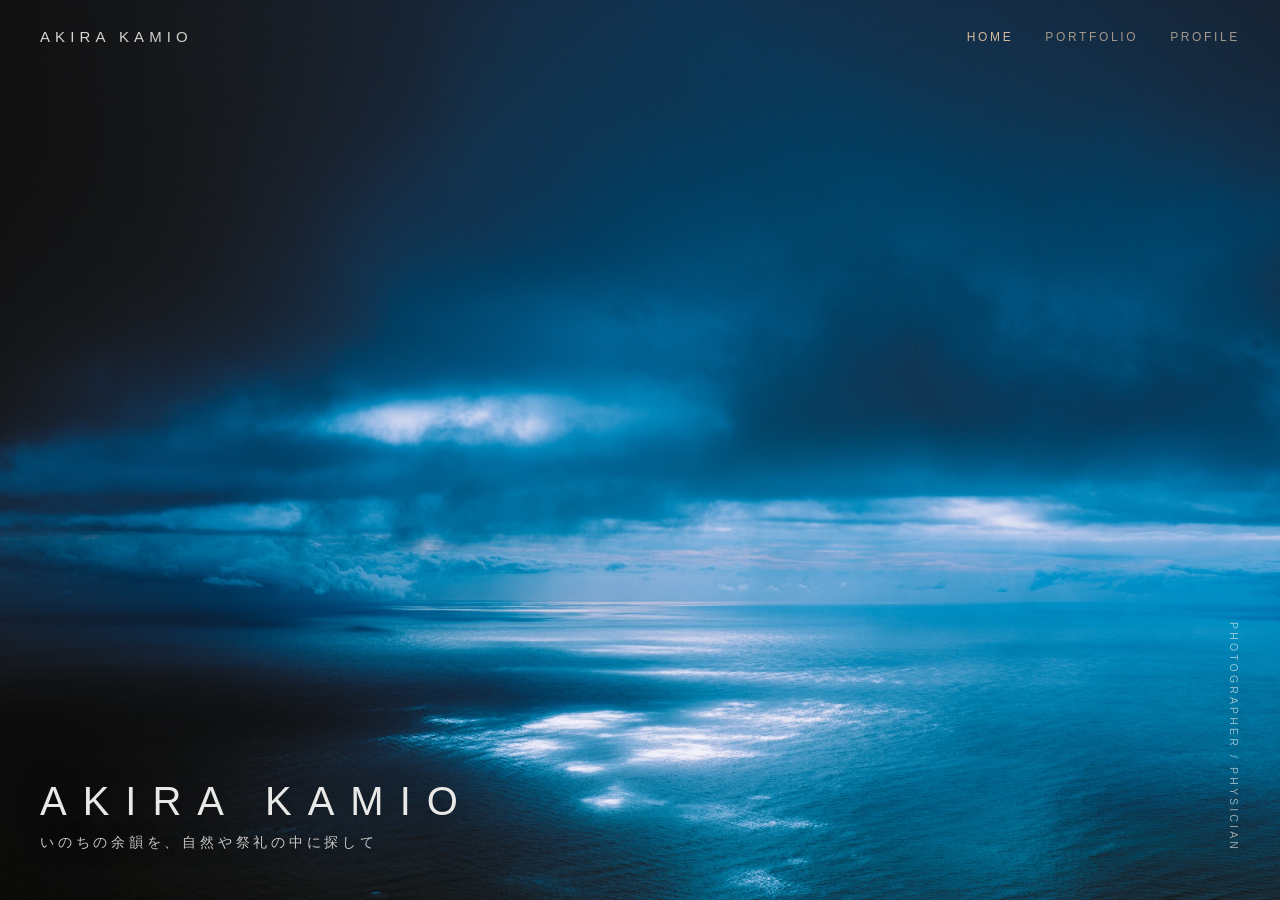
<file: index.html>
<!DOCTYPE html>
<html lang="ja">
<head>
<meta charset="UTF-8">
<meta name="viewport" content="width=device-width, initial-scale=1.0">
<title>AKIRA KAMIO | Photographer</title>
<meta name="description" content="神尾彬 — 医師として生死の境界に立ち会いながら、日本の自然観と死生観を撮る写真家。">
<link rel="stylesheet" href="css/style.css">
</head>
<body>

<header class="site-header">
  <a class="brand" href="index.html">Akira Kamio</a>
  <nav class="nav">
    <a href="index.html" class="active">Home</a>
    <a href="portfolio.html">Portfolio</a>
    <a href="profile.html">Profile</a>
  </nav>
</header>

<!-- 大画面スクロール(スライドショー) -->
<section class="hero">
  <div class="hero-slide" style="background-image:url('images/nature/full/nature-04.jpg')"></div>
  <div class="hero-slide" style="background-image:url('images/nature/full/nature-06.jpg')"></div>
  <div class="hero-slide" style="background-image:url('images/nature/full/nature-08.jpg')"></div>
  <div class="hero-slide" style="background-image:url('images/nature/full/nature-28.jpg')"></div>
  <div class="hero-slide" style="background-image:url('images/nature/full/nature-02.jpg')"></div>
  <div class="hero-slide" style="background-image:url('images/nature/full/nature-18.jpg')"></div>

  <div class="hero-title">
    <h1>Akira Kamio</h1>
    <p>いのちの余韻を、自然や祭礼の中に探して</p>
  </div>
  <div class="hero-scrollhint">Photographer / Physician</div>
</section>

<script src="js/main.js"></script>
</body>
</html>
</file>
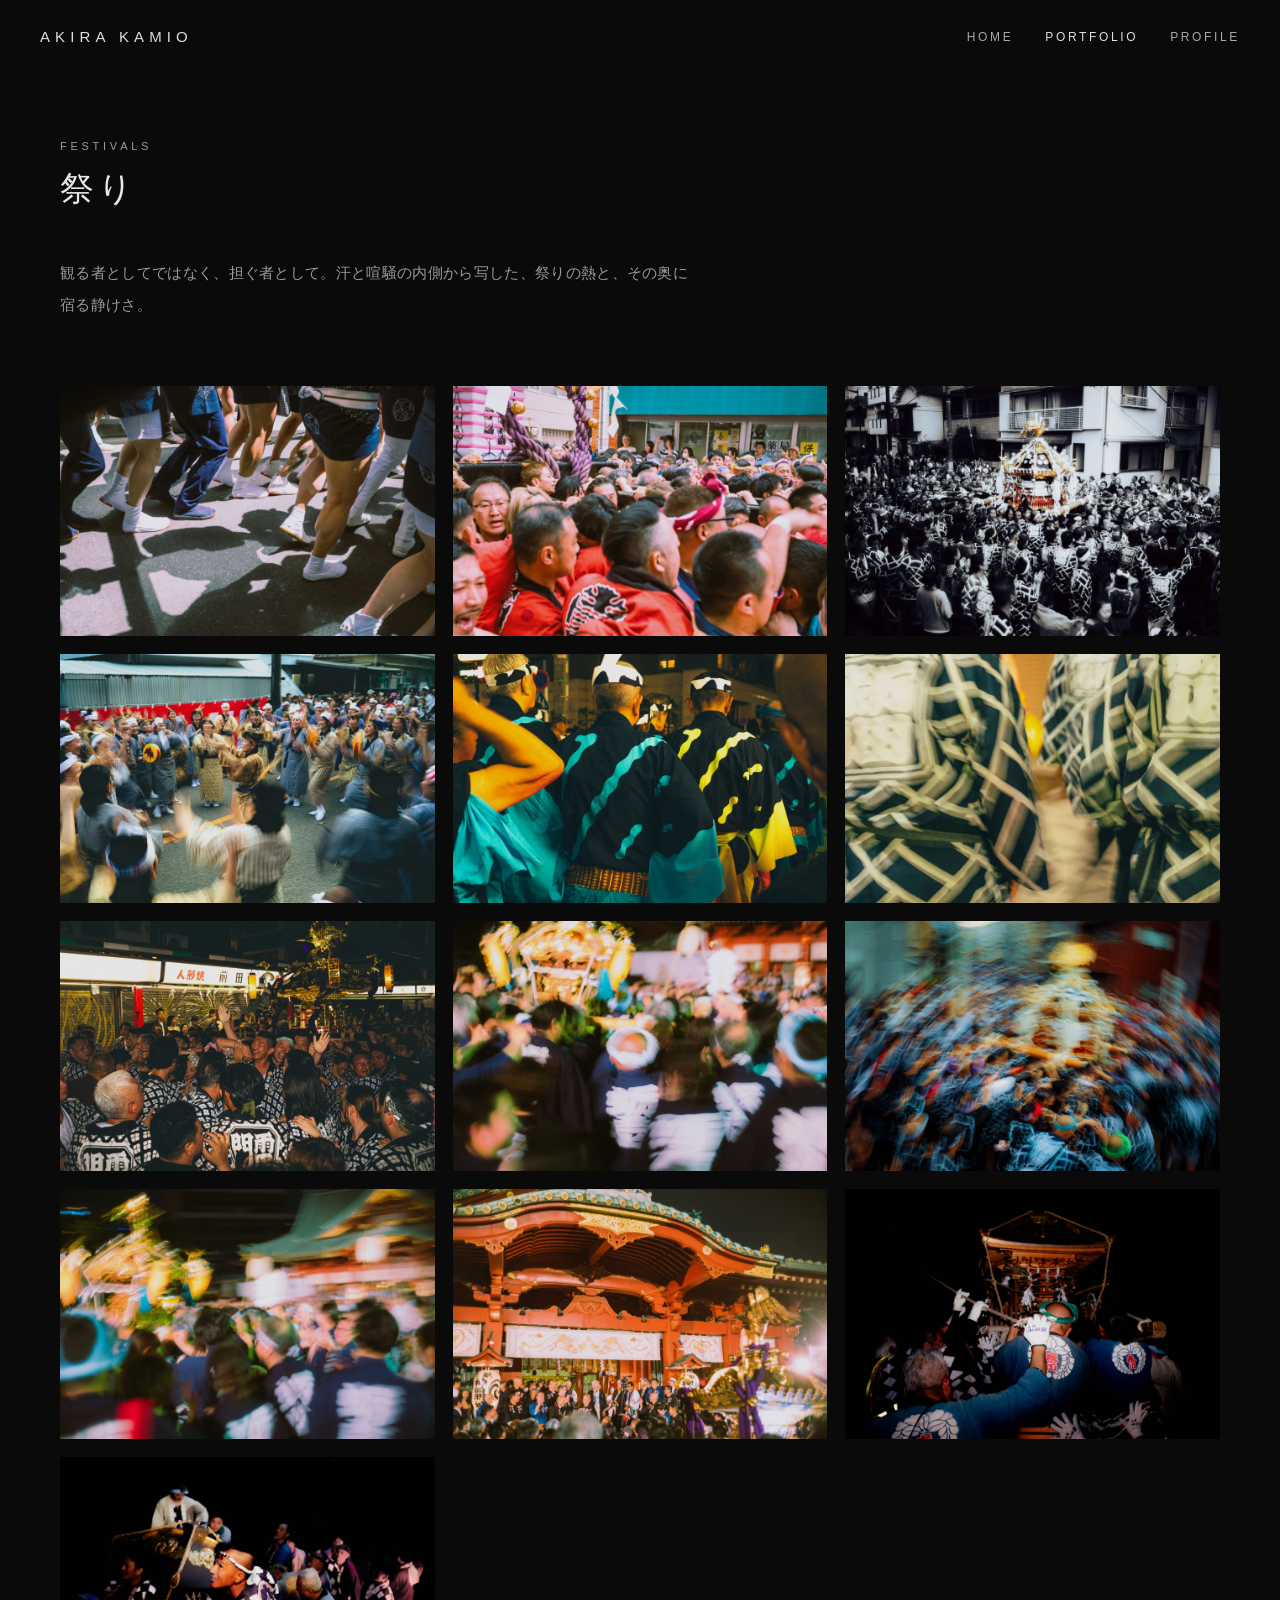
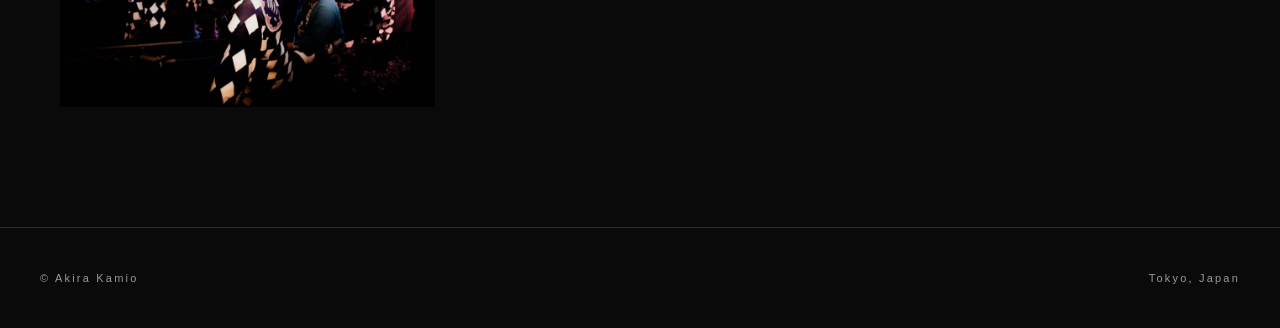
<file: festivals.html>
<!DOCTYPE html>
<html lang="ja">
<head>
<meta charset="UTF-8">
<meta name="viewport" content="width=device-width, initial-scale=1.0">
<title>祭り | AKIRA KAMIO</title>
<link rel="stylesheet" href="css/style.css">
</head>
<body>

<header class="site-header">
  <a class="brand" href="index.html">Akira Kamio</a>
  <nav class="nav">
    <a href="index.html">Home</a>
    <a href="portfolio.html" class="active">Portfolio</a>
    <a href="profile.html">Profile</a>
  </nav>
</header>

<main class="section" style="padding-top:140px">
  <p class="section-label">Festivals</p>
  <h2 class="section-title">祭り</h2>

  <div class="gallery-intro">
    <p>観る者としてではなく、担ぐ者として。汗と喧騒の内側から写した、祭りの熱と、その奥に宿る静けさ。</p>
  </div>

  <div class="grid">
    <a href="images/festivals/full/festival-01.jpg"><img src="images/festivals/thumb/festival-01.jpg" alt="" loading="lazy"></a>
    <a href="images/festivals/full/festival-02.jpg"><img src="images/festivals/thumb/festival-02.jpg" alt="" loading="lazy"></a>
    <a href="images/festivals/full/festival-12.jpg"><img src="images/festivals/thumb/festival-12.jpg" alt="" loading="lazy"></a>
    <a href="images/festivals/full/festival-03.jpg"><img src="images/festivals/thumb/festival-03.jpg" alt="" loading="lazy"></a>
    <a href="images/festivals/full/festival-04.jpg"><img src="images/festivals/thumb/festival-04.jpg" alt="" loading="lazy"></a>
    <a href="images/festivals/full/festival-05.jpg"><img src="images/festivals/thumb/festival-05.jpg" alt="" loading="lazy"></a>
    <a href="images/festivals/full/festival-06.jpg"><img src="images/festivals/thumb/festival-06.jpg" alt="" loading="lazy"></a>
    <a href="images/festivals/full/festival-07.jpg"><img src="images/festivals/thumb/festival-07.jpg" alt="" loading="lazy"></a>
    <a href="images/festivals/full/festival-13.jpg"><img src="images/festivals/thumb/festival-13.jpg" alt="" loading="lazy"></a>
    <a href="images/festivals/full/festival-08.jpg"><img src="images/festivals/thumb/festival-08.jpg" alt="" loading="lazy"></a>
    <a href="images/festivals/full/festival-09.jpg"><img src="images/festivals/thumb/festival-09.jpg" alt="" loading="lazy"></a>
    <a href="images/festivals/full/festival-10.jpg"><img src="images/festivals/thumb/festival-10.jpg" alt="" loading="lazy"></a>
    <a href="images/festivals/full/festival-11.jpg"><img src="images/festivals/thumb/festival-11.jpg" alt="" loading="lazy"></a>
  </div>
</main>

<footer class="site-footer">
  <span>© Akira Kamio</span>
  <span>Tokyo, Japan</span>
</footer>

<script src="js/main.js"></script>
</body>
</html>
</file>
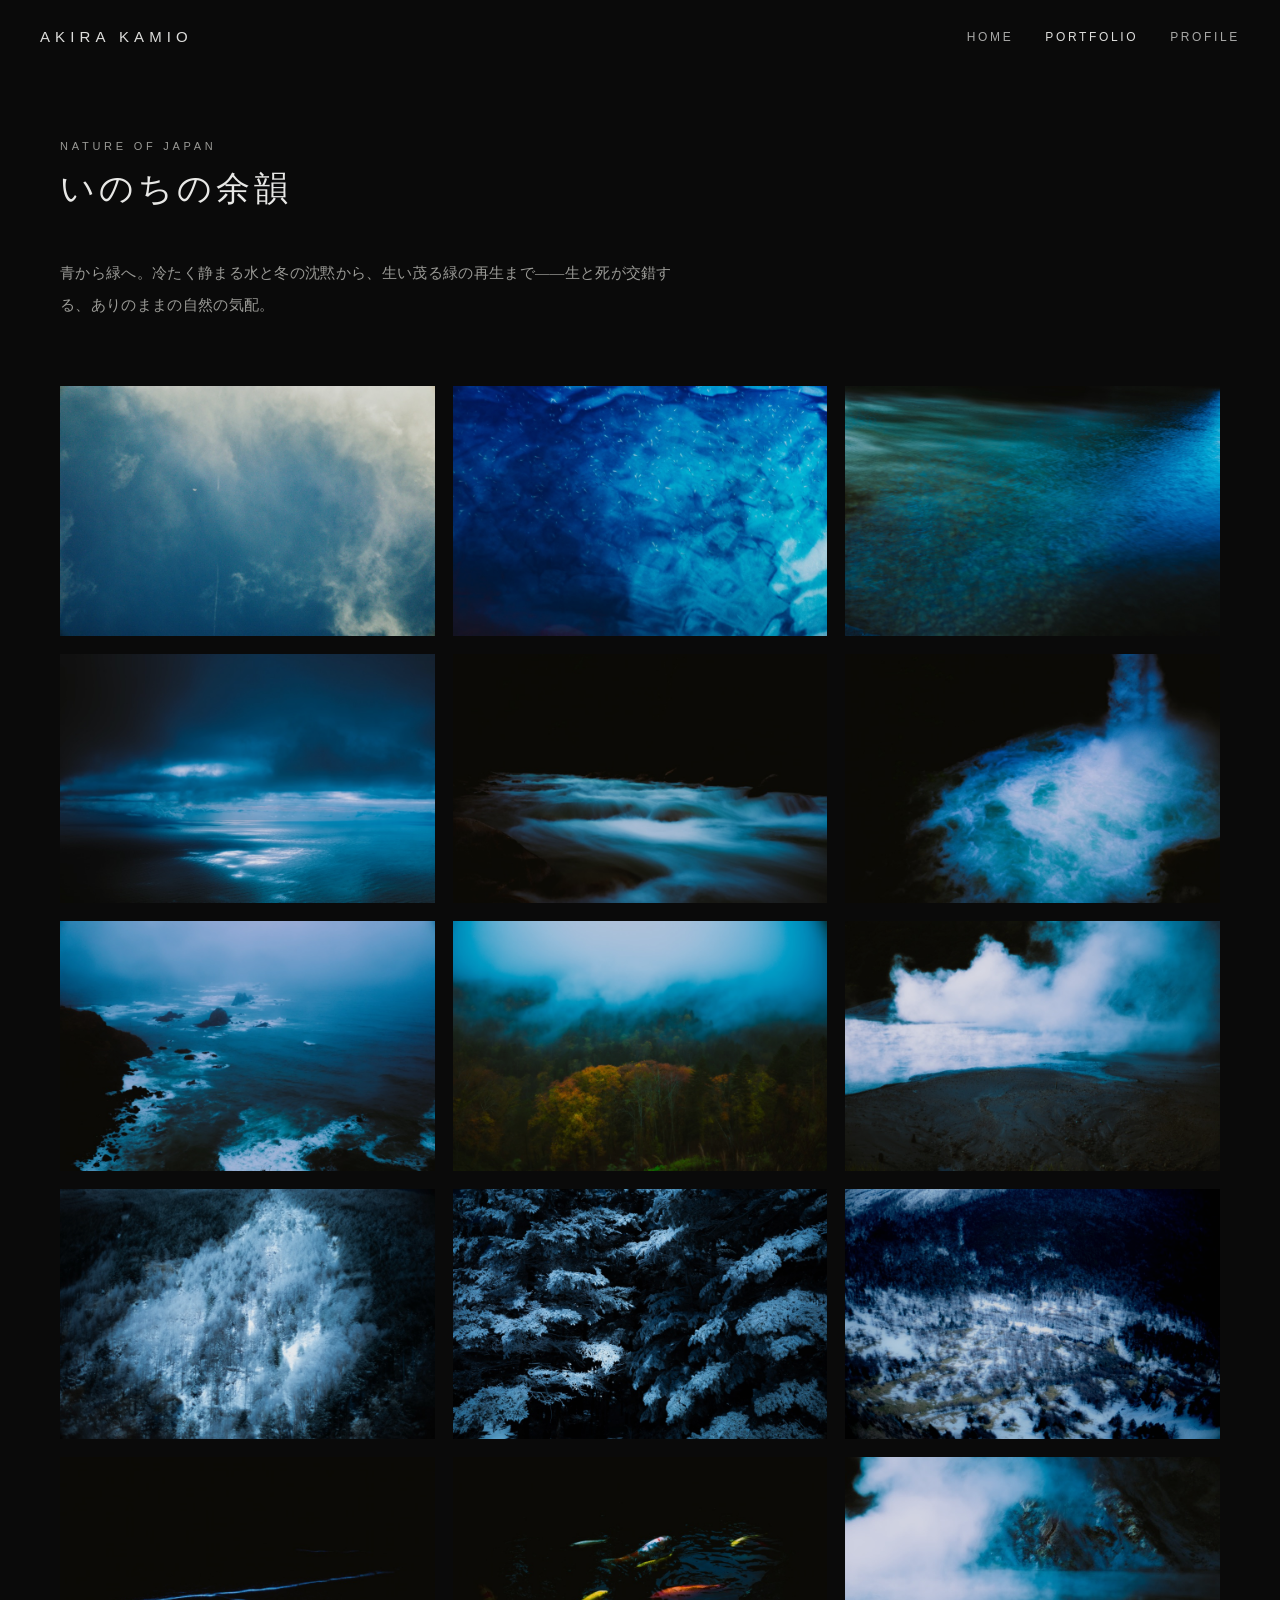
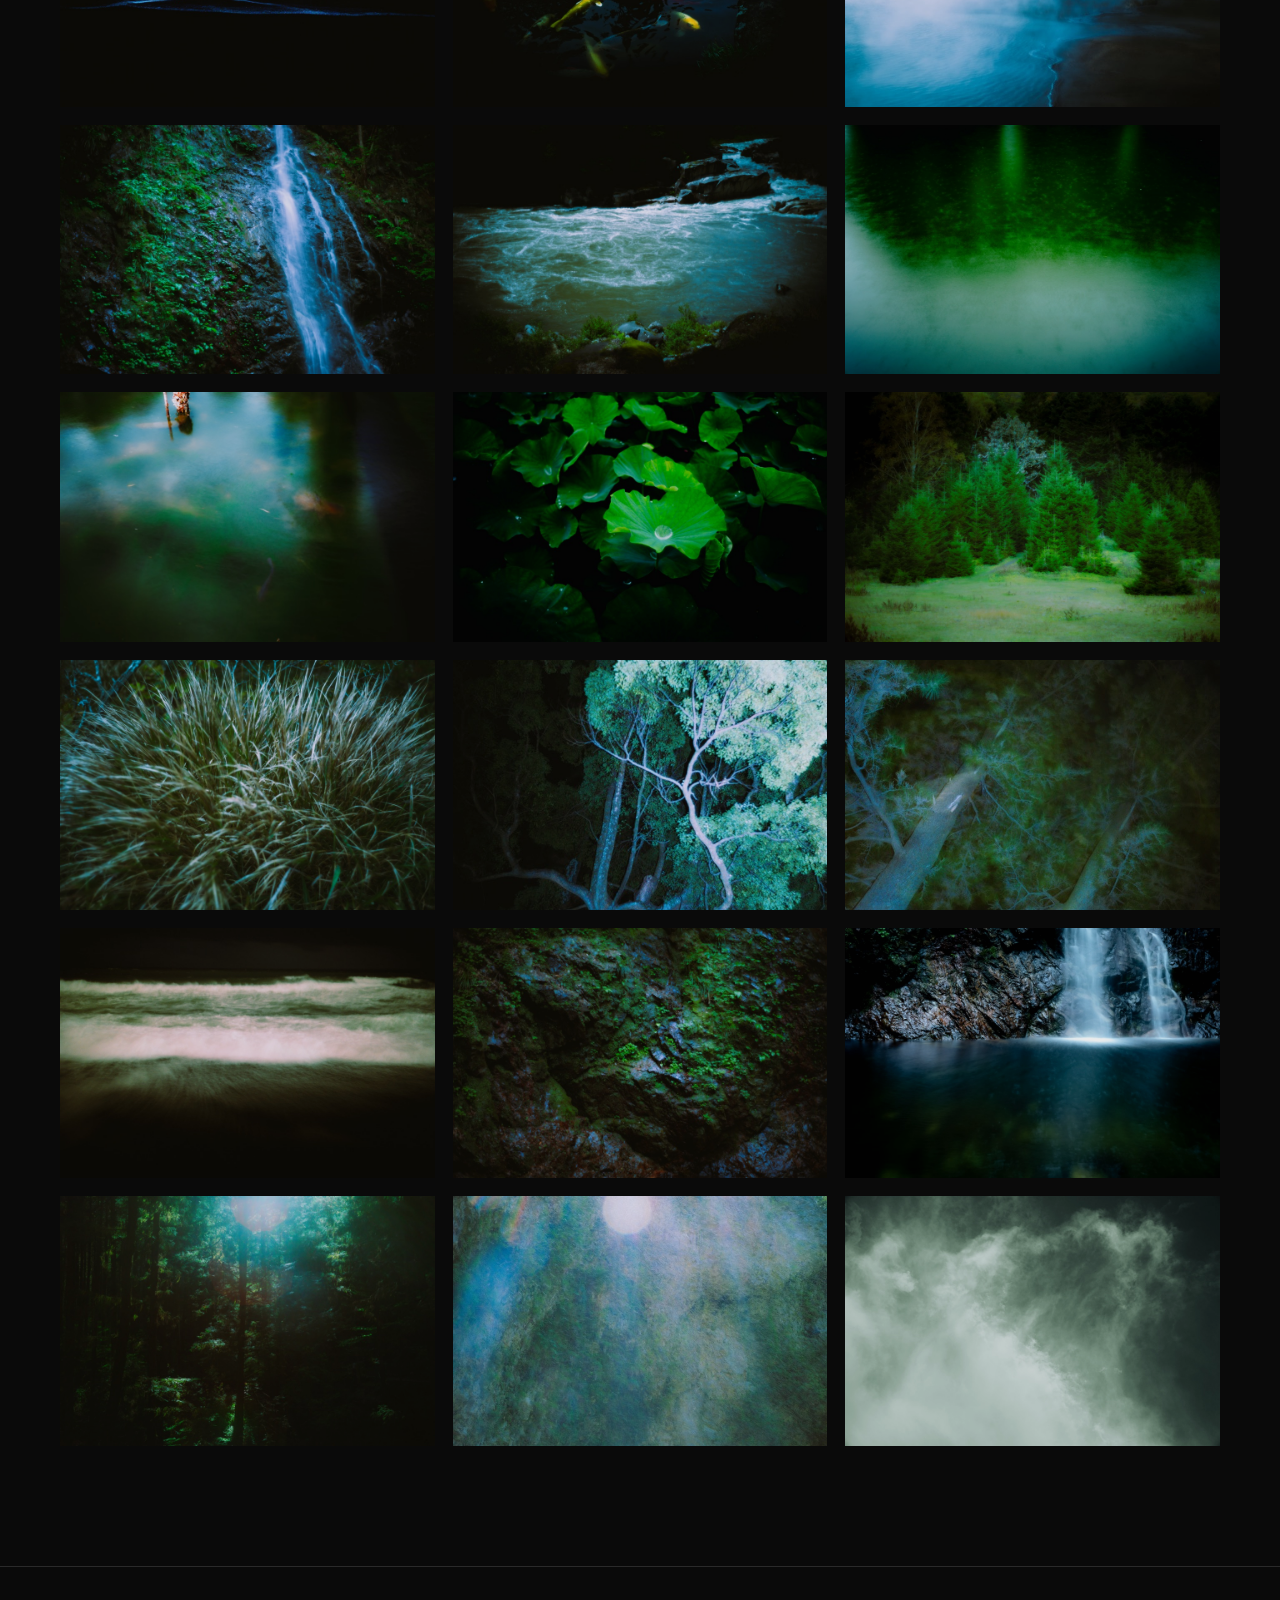
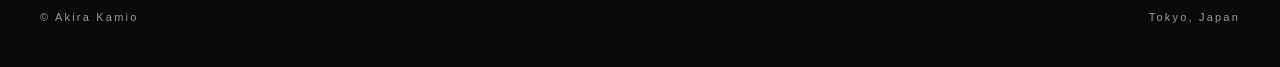
<file: nature.html>
<!DOCTYPE html>
<html lang="ja">
<head>
<meta charset="UTF-8">
<meta name="viewport" content="width=device-width, initial-scale=1.0">
<title>日本の自然 | AKIRA KAMIO</title>
<link rel="stylesheet" href="css/style.css">
</head>
<body>

<header class="site-header">
  <a class="brand" href="index.html">Akira Kamio</a>
  <nav class="nav">
    <a href="index.html">Home</a>
    <a href="portfolio.html" class="active">Portfolio</a>
    <a href="profile.html">Profile</a>
  </nav>
</header>

<main class="section" style="padding-top:140px">
  <p class="section-label">Nature of Japan</p>
  <h2 class="section-title">いのちの余韻</h2>

  <div class="gallery-intro">
    <p>青から緑へ。冷たく静まる水と冬の沈黙から、生い茂る緑の再生まで——生と死が交錯する、ありのままの自然の気配。</p>
  </div>

  <div class="grid">
    <a href="images/nature/full/nature-01.jpg"><img src="images/nature/thumb/nature-01.jpg" alt="" loading="lazy"></a>
    <a href="images/nature/full/nature-02.jpg"><img src="images/nature/thumb/nature-02.jpg" alt="" loading="lazy"></a>
    <a href="images/nature/full/nature-03.jpg"><img src="images/nature/thumb/nature-03.jpg" alt="" loading="lazy"></a>
    <a href="images/nature/full/nature-04.jpg"><img src="images/nature/thumb/nature-04.jpg" alt="" loading="lazy"></a>
    <a href="images/nature/full/nature-05.jpg"><img src="images/nature/thumb/nature-05.jpg" alt="" loading="lazy"></a>
    <a href="images/nature/full/nature-06.jpg"><img src="images/nature/thumb/nature-06.jpg" alt="" loading="lazy"></a>
    <a href="images/nature/full/nature-07.jpg"><img src="images/nature/thumb/nature-07.jpg" alt="" loading="lazy"></a>
    <a href="images/nature/full/nature-08.jpg"><img src="images/nature/thumb/nature-08.jpg" alt="" loading="lazy"></a>
    <a href="images/nature/full/nature-09.jpg"><img src="images/nature/thumb/nature-09.jpg" alt="" loading="lazy"></a>
    <a href="images/nature/full/nature-10.jpg"><img src="images/nature/thumb/nature-10.jpg" alt="" loading="lazy"></a>
    <a href="images/nature/full/nature-11.jpg"><img src="images/nature/thumb/nature-11.jpg" alt="" loading="lazy"></a>
    <a href="images/nature/full/nature-12.jpg"><img src="images/nature/thumb/nature-12.jpg" alt="" loading="lazy"></a>
    <a href="images/nature/full/nature-13.jpg"><img src="images/nature/thumb/nature-13.jpg" alt="" loading="lazy"></a>
    <a href="images/nature/full/nature-14.jpg"><img src="images/nature/thumb/nature-14.jpg" alt="" loading="lazy"></a>
    <a href="images/nature/full/nature-15.jpg"><img src="images/nature/thumb/nature-15.jpg" alt="" loading="lazy"></a>
    <a href="images/nature/full/nature-16.jpg"><img src="images/nature/thumb/nature-16.jpg" alt="" loading="lazy"></a>
    <a href="images/nature/full/nature-17.jpg"><img src="images/nature/thumb/nature-17.jpg" alt="" loading="lazy"></a>
    <a href="images/nature/full/nature-18.jpg"><img src="images/nature/thumb/nature-18.jpg" alt="" loading="lazy"></a>
    <a href="images/nature/full/nature-19.jpg"><img src="images/nature/thumb/nature-19.jpg" alt="" loading="lazy"></a>
    <a href="images/nature/full/nature-20.jpg"><img src="images/nature/thumb/nature-20.jpg" alt="" loading="lazy"></a>
    <a href="images/nature/full/nature-21.jpg"><img src="images/nature/thumb/nature-21.jpg" alt="" loading="lazy"></a>
    <a href="images/nature/full/nature-22.jpg"><img src="images/nature/thumb/nature-22.jpg" alt="" loading="lazy"></a>
    <a href="images/nature/full/nature-23.jpg"><img src="images/nature/thumb/nature-23.jpg" alt="" loading="lazy"></a>
    <a href="images/nature/full/nature-24.jpg"><img src="images/nature/thumb/nature-24.jpg" alt="" loading="lazy"></a>
    <a href="images/nature/full/nature-25.jpg"><img src="images/nature/thumb/nature-25.jpg" alt="" loading="lazy"></a>
    <a href="images/nature/full/nature-26.jpg"><img src="images/nature/thumb/nature-26.jpg" alt="" loading="lazy"></a>
    <a href="images/nature/full/nature-27.jpg"><img src="images/nature/thumb/nature-27.jpg" alt="" loading="lazy"></a>
    <a href="images/nature/full/nature-28.jpg"><img src="images/nature/thumb/nature-28.jpg" alt="" loading="lazy"></a>
    <a href="images/nature/full/nature-29.jpg"><img src="images/nature/thumb/nature-29.jpg" alt="" loading="lazy"></a>
    <a href="images/nature/full/nature-30.jpg"><img src="images/nature/thumb/nature-30.jpg" alt="" loading="lazy"></a>
  </div>
</main>

<footer class="site-footer">
  <span>© Akira Kamio</span>
  <span>Tokyo, Japan</span>
</footer>

<script src="js/main.js"></script>
</body>
</html>
</file>
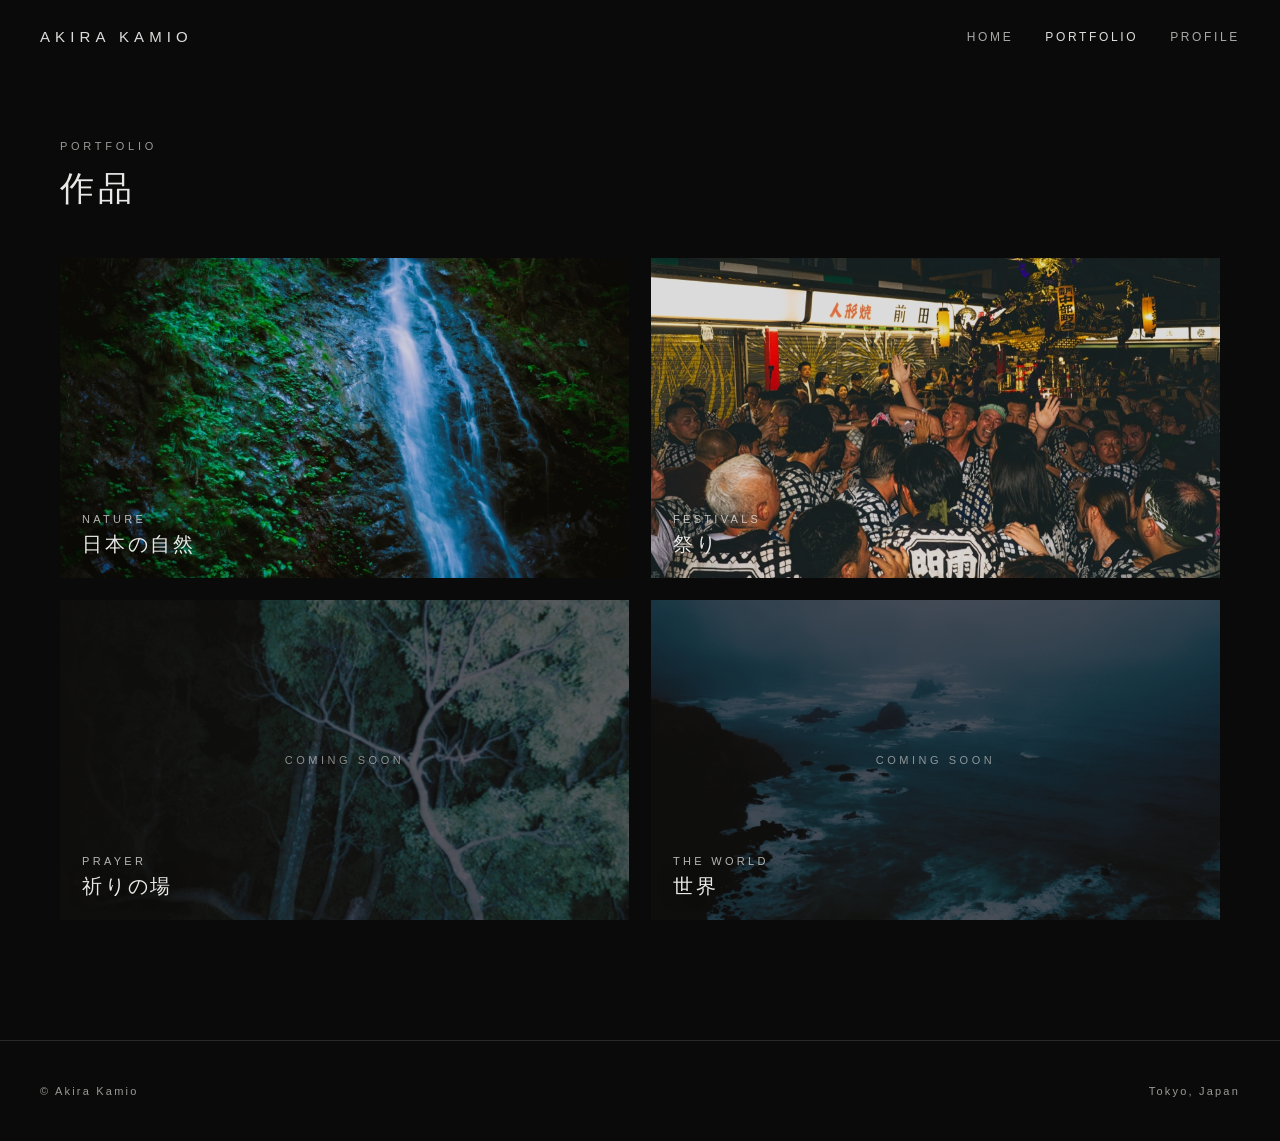
<file: portfolio.html>
<!DOCTYPE html>
<html lang="ja">
<head>
<meta charset="UTF-8">
<meta name="viewport" content="width=device-width, initial-scale=1.0">
<title>Portfolio | AKIRA KAMIO</title>
<link rel="stylesheet" href="css/style.css">
</head>
<body>

<header class="site-header">
  <a class="brand" href="index.html">Akira Kamio</a>
  <nav class="nav">
    <a href="index.html">Home</a>
    <a href="portfolio.html" class="active">Portfolio</a>
    <a href="profile.html">Profile</a>
  </nav>
</header>

<main class="section" style="padding-top:140px">
  <p class="section-label">Portfolio</p>
  <h2 class="section-title">作品</h2>

  <div class="cat-grid">
    <a class="cat-card" href="nature.html">
      <img src="images/nature/thumb/nature-16.jpg" alt="日本の自然">
      <div class="cat-name"><span>Nature</span><strong>日本の自然</strong></div>
    </a>
    <a class="cat-card" href="festivals.html">
      <img src="images/festivals/thumb/festival-06.jpg" alt="祭り">
      <div class="cat-name"><span>Festivals</span><strong>祭り</strong></div>
    </a>
    <div class="cat-card soon">
      <img src="images/nature/thumb/nature-23.jpg" alt="祈りの場">
      <div class="cat-name"><span>Prayer</span><strong>祈りの場</strong></div>
      <div class="cat-soon">Coming Soon</div>
    </div>
    <div class="cat-card soon">
      <img src="images/nature/thumb/nature-07.jpg" alt="世界">
      <div class="cat-name"><span>The World</span><strong>世界</strong></div>
      <div class="cat-soon">Coming Soon</div>
    </div>
  </div>
</main>

<footer class="site-footer">
  <span>© Akira Kamio</span>
  <span>Tokyo, Japan</span>
</footer>

<script src="js/main.js"></script>
</body>
</html>
</file>
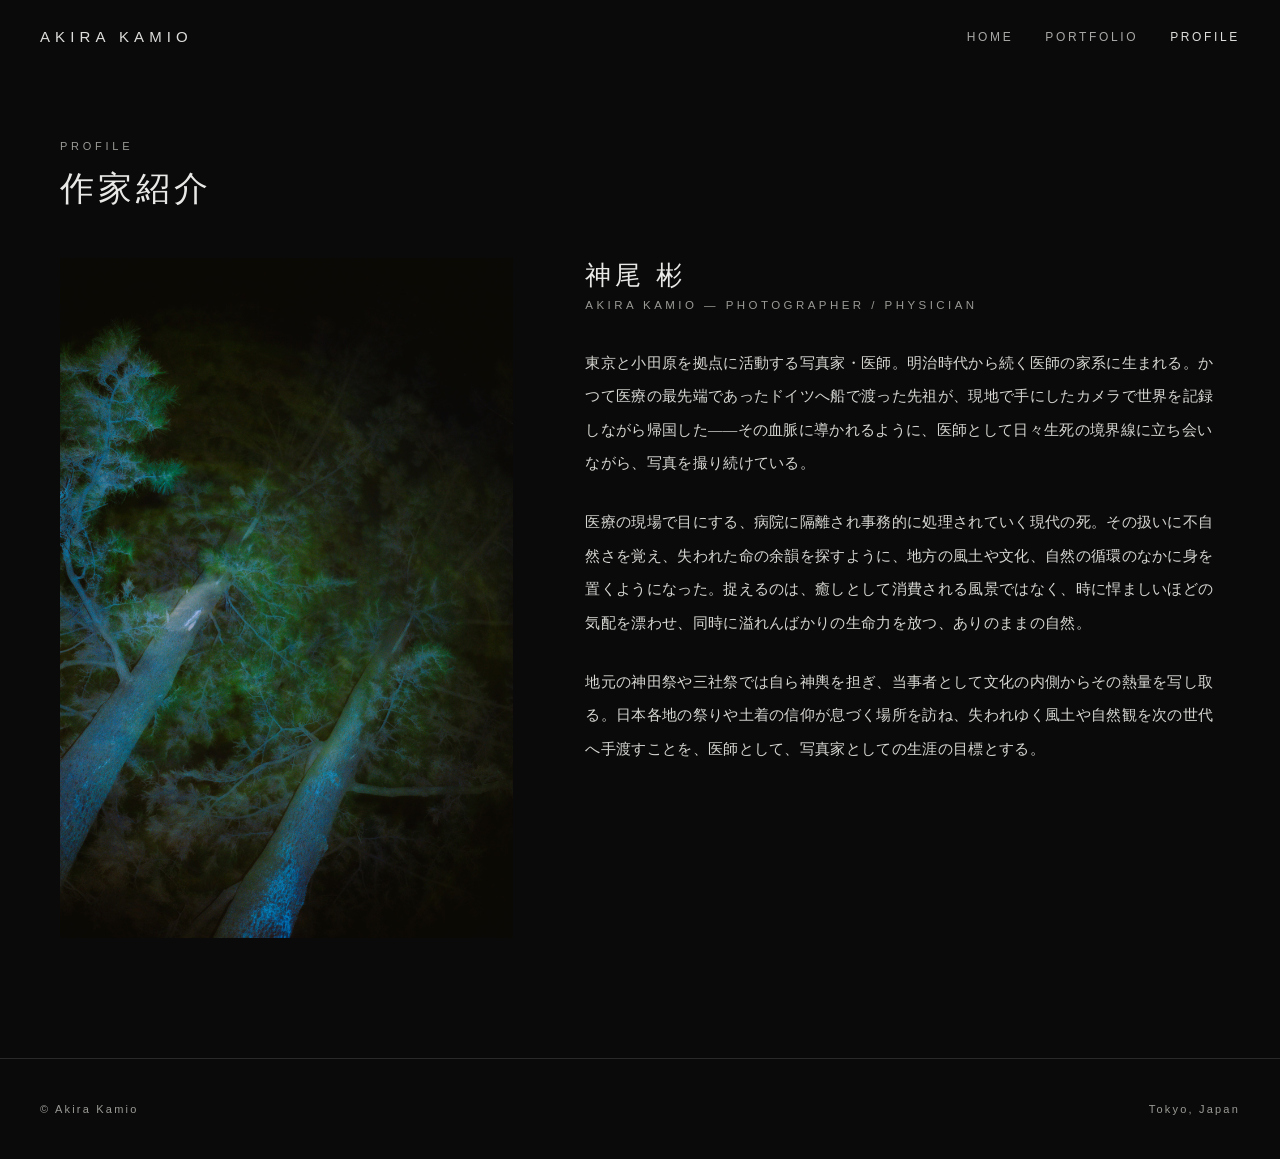
<file: profile.html>
<!DOCTYPE html>
<html lang="ja">
<head>
<meta charset="UTF-8">
<meta name="viewport" content="width=device-width, initial-scale=1.0">
<title>Profile | AKIRA KAMIO</title>
<link rel="stylesheet" href="css/style.css">
</head>
<body>

<header class="site-header">
  <a class="brand" href="index.html">Akira Kamio</a>
  <nav class="nav">
    <a href="index.html">Home</a>
    <a href="portfolio.html">Portfolio</a>
    <a href="profile.html" class="active">Profile</a>
  </nav>
</header>

<main class="section" style="padding-top:140px">
  <p class="section-label">Profile</p>
  <h2 class="section-title">作家紹介</h2>

  <div class="profile-wrap">
    <div class="profile-photo">
      <img src="images/nature/full/nature-24.jpg" alt="">
    </div>

    <div>
      <h3 class="profile-name">神尾 彬</h3>
      <p class="profile-name-en">Akira Kamio — Photographer / Physician</p>

      <div class="profile-body">
        <p>東京と小田原を拠点に活動する写真家・医師。明治時代から続く医師の家系に生まれる。かつて医療の最先端であったドイツへ船で渡った先祖が、現地で手にしたカメラで世界を記録しながら帰国した——その血脈に導かれるように、医師として日々生死の境界線に立ち会いながら、写真を撮り続けている。</p>
        <p>医療の現場で目にする、病院に隔離され事務的に処理されていく現代の死。その扱いに不自然さを覚え、失われた命の余韻を探すように、地方の風土や文化、自然の循環のなかに身を置くようになった。捉えるのは、癒しとして消費される風景ではなく、時に悍ましいほどの気配を漂わせ、同時に溢れんばかりの生命力を放つ、ありのままの自然。</p>
        <p>地元の神田祭や三社祭では自ら神輿を担ぎ、当事者として文化の内側からその熱量を写し取る。日本各地の祭りや土着の信仰が息づく場所を訪ね、失われゆく風土や自然観を次の世代へ手渡すことを、医師として、写真家としての生涯の目標とする。</p>
      </div>

    </div>
  </div>
</main>

<footer class="site-footer">
  <span>© Akira Kamio</span>
  <span>Tokyo, Japan</span>
</footer>

<script src="js/main.js"></script>
</body>
</html>
</file>
<file: css/style.css>
/* ============================================
   AKIRA KAMIO — Photographer Portfolio
   black / minimal / photo-first
   ============================================ */

:root {
  --bg: #0a0a0a;
  --bg-soft: #111111;
  --text: #e8e8e6;
  --text-dim: #9a9a96;
  --line: #2a2a2a;
  --accent: #7fa8b8;
  --serif: "Hiragino Mincho ProN", "Yu Mincho", "Noto Serif JP", serif;
  --sans: "Helvetica Neue", Helvetica, "Hiragino Kaku Gothic ProN", "Yu Gothic", Arial, sans-serif;
}

* { margin: 0; padding: 0; box-sizing: border-box; }

html { scroll-behavior: smooth; }

body {
  background: var(--bg);
  color: var(--text);
  font-family: var(--sans);
  font-weight: 300;
  letter-spacing: 0.02em;
  -webkit-font-smoothing: antialiased;
}

img { max-width: 100%; display: block; }

a { color: inherit; text-decoration: none; }

/* ---------- Header ---------- */
.site-header {
  position: fixed;
  top: 0; left: 0; right: 0;
  z-index: 100;
  display: flex;
  align-items: center;
  justify-content: space-between;
  padding: 28px 40px;
  mix-blend-mode: difference;
}

.brand {
  font-size: 15px;
  letter-spacing: 0.34em;
  font-weight: 400;
  text-transform: uppercase;
}

.nav { display: flex; gap: 32px; }

.nav a {
  font-size: 12px;
  letter-spacing: 0.22em;
  text-transform: uppercase;
  color: var(--text);
  opacity: 0.75;
  transition: opacity 0.3s;
}

.nav a:hover, .nav a.active { opacity: 1; }

/* ---------- Home hero slideshow ---------- */
.hero {
  position: relative;
  height: 100vh;
  height: 100svh;
  overflow: hidden;
  background: #000;
}

.hero-slide {
  position: absolute;
  inset: 0;
  background-size: cover;
  background-position: center;
  opacity: 0;
  transition: opacity 2.4s ease;
}

.hero-slide.visible { opacity: 1; }

.hero-title {
  position: absolute;
  left: 40px;
  bottom: 48px;
  z-index: 5;
}

.hero-title h1 {
  font-size: clamp(22px, 3.4vw, 40px);
  font-weight: 300;
  letter-spacing: 0.4em;
  text-transform: uppercase;
  text-shadow: 0 1px 24px rgba(0,0,0,0.55);
}

.hero-title p {
  margin-top: 10px;
  font-family: var(--serif);
  font-size: 13.5px;
  letter-spacing: 0.28em;
  color: rgba(238,238,235,0.82);
  text-shadow: 0 1px 18px rgba(0,0,0,0.6);
}

.hero-scrollhint {
  position: absolute;
  right: 40px;
  bottom: 48px;
  z-index: 5;
  font-size: 10.5px;
  letter-spacing: 0.3em;
  text-transform: uppercase;
  color: rgba(238,238,235,0.6);
  writing-mode: vertical-rl;
}

/* ---------- Section base ---------- */
.section {
  max-width: 1240px;
  margin: 0 auto;
  padding: 120px 40px;
}

.section-label {
  font-size: 11px;
  letter-spacing: 0.34em;
  text-transform: uppercase;
  color: var(--text-dim);
  margin-bottom: 14px;
}

.section-title {
  font-family: var(--serif);
  font-size: clamp(24px, 3vw, 34px);
  font-weight: 400;
  letter-spacing: 0.12em;
  margin-bottom: 46px;
}

/* ---------- Portfolio category tiles ---------- */
.cat-grid {
  display: grid;
  grid-template-columns: repeat(2, 1fr);
  gap: 22px;
}

.cat-card {
  position: relative;
  aspect-ratio: 16 / 9;
  overflow: hidden;
  background: var(--bg-soft);
}

.cat-card img {
  width: 100%; height: 100%;
  object-fit: cover;
  transition: transform 1.2s ease, opacity 0.6s;
  opacity: 0.88;
}

.cat-card:hover img { transform: scale(1.04); opacity: 1; }

.cat-card .cat-name {
  position: absolute;
  left: 22px; bottom: 20px;
  z-index: 2;
}

.cat-card .cat-name span {
  display: block;
  font-size: 11px;
  letter-spacing: 0.3em;
  text-transform: uppercase;
  color: rgba(238,238,235,0.75);
  margin-bottom: 6px;
}

.cat-card .cat-name strong {
  font-family: var(--serif);
  font-size: 20px;
  font-weight: 400;
  letter-spacing: 0.14em;
  text-shadow: 0 1px 16px rgba(0,0,0,0.6);
}

.cat-card.soon { pointer-events: none; }
.cat-card.soon img { opacity: 0.35; filter: grayscale(30%); }
.cat-card.soon .cat-soon {
  position: absolute; inset: 0;
  display: flex; align-items: center; justify-content: center;
  font-size: 11px; letter-spacing: 0.32em; text-transform: uppercase;
  color: rgba(238,238,235,0.55);
}

/* ---------- Gallery ---------- */
.gallery-intro {
  max-width: 640px;
  margin-bottom: 64px;
}

.gallery-intro p {
  font-family: var(--serif);
  font-size: 14.5px;
  line-height: 2.2;
  color: var(--text-dim);
}

.grid {
  display: grid;
  grid-template-columns: repeat(3, 1fr);
  gap: 18px;
}

.grid a {
  display: block;
  overflow: hidden;
  background: var(--bg-soft);
  aspect-ratio: 3 / 2;
}

.grid a.portrait { grid-row: span 2; aspect-ratio: auto; }

.grid img {
  width: 100%; height: 100%;
  object-fit: cover;
  opacity: 0.92;
  transition: opacity 0.5s, transform 1.2s ease;
}

.grid a:hover img { opacity: 1; transform: scale(1.025); }

/* ---------- Lightbox ---------- */
.lightbox {
  position: fixed; inset: 0;
  z-index: 200;
  background: rgba(4,4,4,0.96);
  display: none;
  align-items: center;
  justify-content: center;
}

.lightbox.open { display: flex; }

.lightbox img {
  max-width: 92vw;
  max-height: 88vh;
  object-fit: contain;
  box-shadow: 0 0 80px rgba(0,0,0,0.8);
}

.lb-btn {
  position: absolute;
  top: 50%;
  transform: translateY(-50%);
  background: none; border: none;
  color: rgba(238,238,235,0.65);
  font-size: 34px;
  font-weight: 200;
  cursor: pointer;
  padding: 24px;
  transition: color 0.3s;
}

.lb-btn:hover { color: #fff; }
.lb-prev { left: 8px; }
.lb-next { right: 8px; }

.lb-close {
  position: absolute;
  top: 20px; right: 28px;
  background: none; border: none;
  color: rgba(238,238,235,0.65);
  font-size: 26px;
  cursor: pointer;
  transition: color 0.3s;
}

.lb-close:hover { color: #fff; }

/* ---------- Profile ---------- */
.profile-wrap {
  display: grid;
  grid-template-columns: 5fr 7fr;
  gap: 72px;
  align-items: start;
}

.profile-photo img { width: 100%; opacity: 0.94; }

.profile-name {
  font-family: var(--serif);
  font-size: 26px;
  font-weight: 400;
  letter-spacing: 0.16em;
  margin-bottom: 6px;
}

.profile-name-en {
  font-size: 11.5px;
  letter-spacing: 0.3em;
  text-transform: uppercase;
  color: var(--text-dim);
  margin-bottom: 36px;
}

.profile-body p {
  font-family: var(--serif);
  font-size: 14.5px;
  line-height: 2.3;
  margin-bottom: 1.8em;
  color: #d6d6d2;
}

.statement-block {
  margin-top: 72px;
  padding-top: 56px;
  border-top: 1px solid var(--line);
}

.statement-block h3 {
  font-family: var(--serif);
  font-size: 19px;
  font-weight: 400;
  letter-spacing: 0.2em;
  margin-bottom: 34px;
}

/* ---------- Footer ---------- */
.site-footer {
  border-top: 1px solid var(--line);
  padding: 44px 40px;
  display: flex;
  justify-content: space-between;
  align-items: center;
  font-size: 11px;
  letter-spacing: 0.2em;
  color: var(--text-dim);
}

/* ---------- Responsive ---------- */
@media (max-width: 900px) {
  .site-header { padding: 20px 20px; }
  .nav { gap: 18px; }
  .section { padding: 80px 20px; }
  .cat-grid { grid-template-columns: 1fr; }
  .cat-card { aspect-ratio: 3 / 2; }
  .grid { grid-template-columns: repeat(2, 1fr); gap: 10px; }
  .profile-wrap { grid-template-columns: 1fr; gap: 40px; }
  .hero-title { left: 20px; bottom: 36px; }
  .hero-scrollhint { display: none; }
}
</file>
